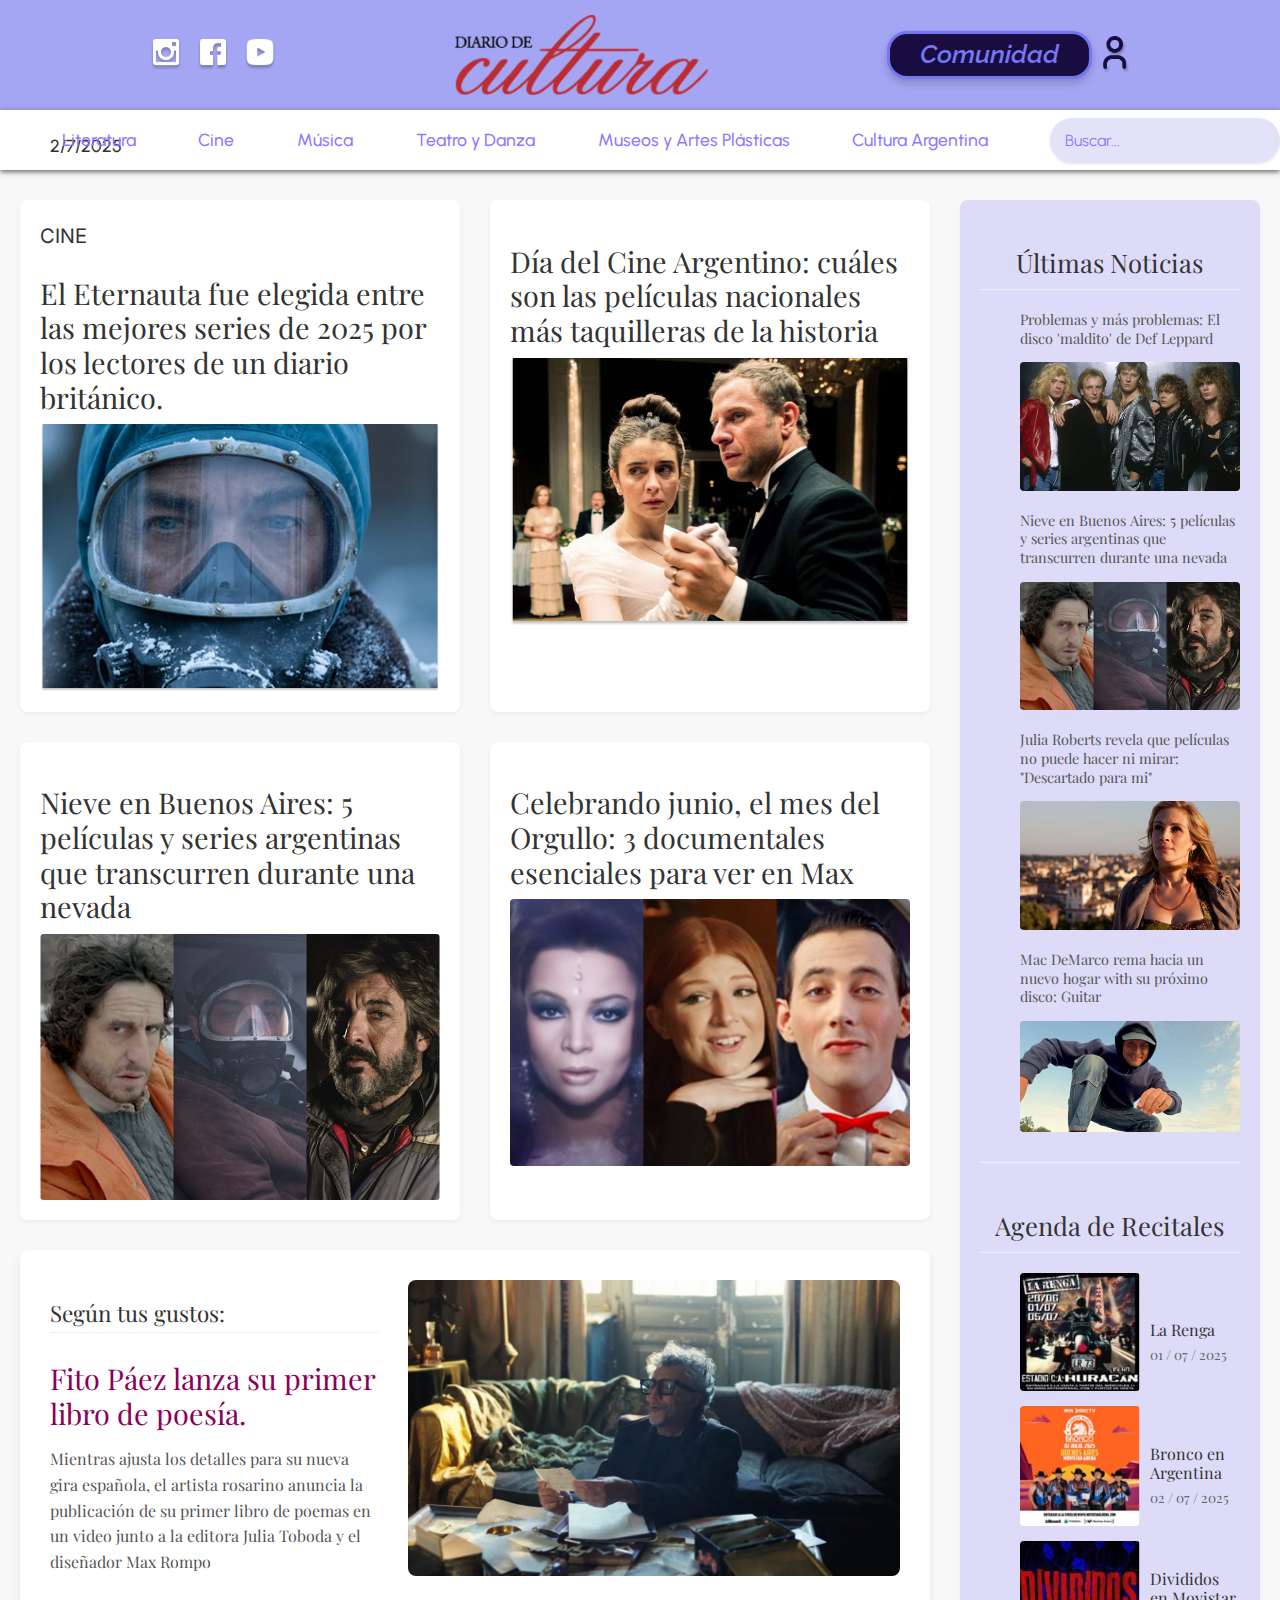
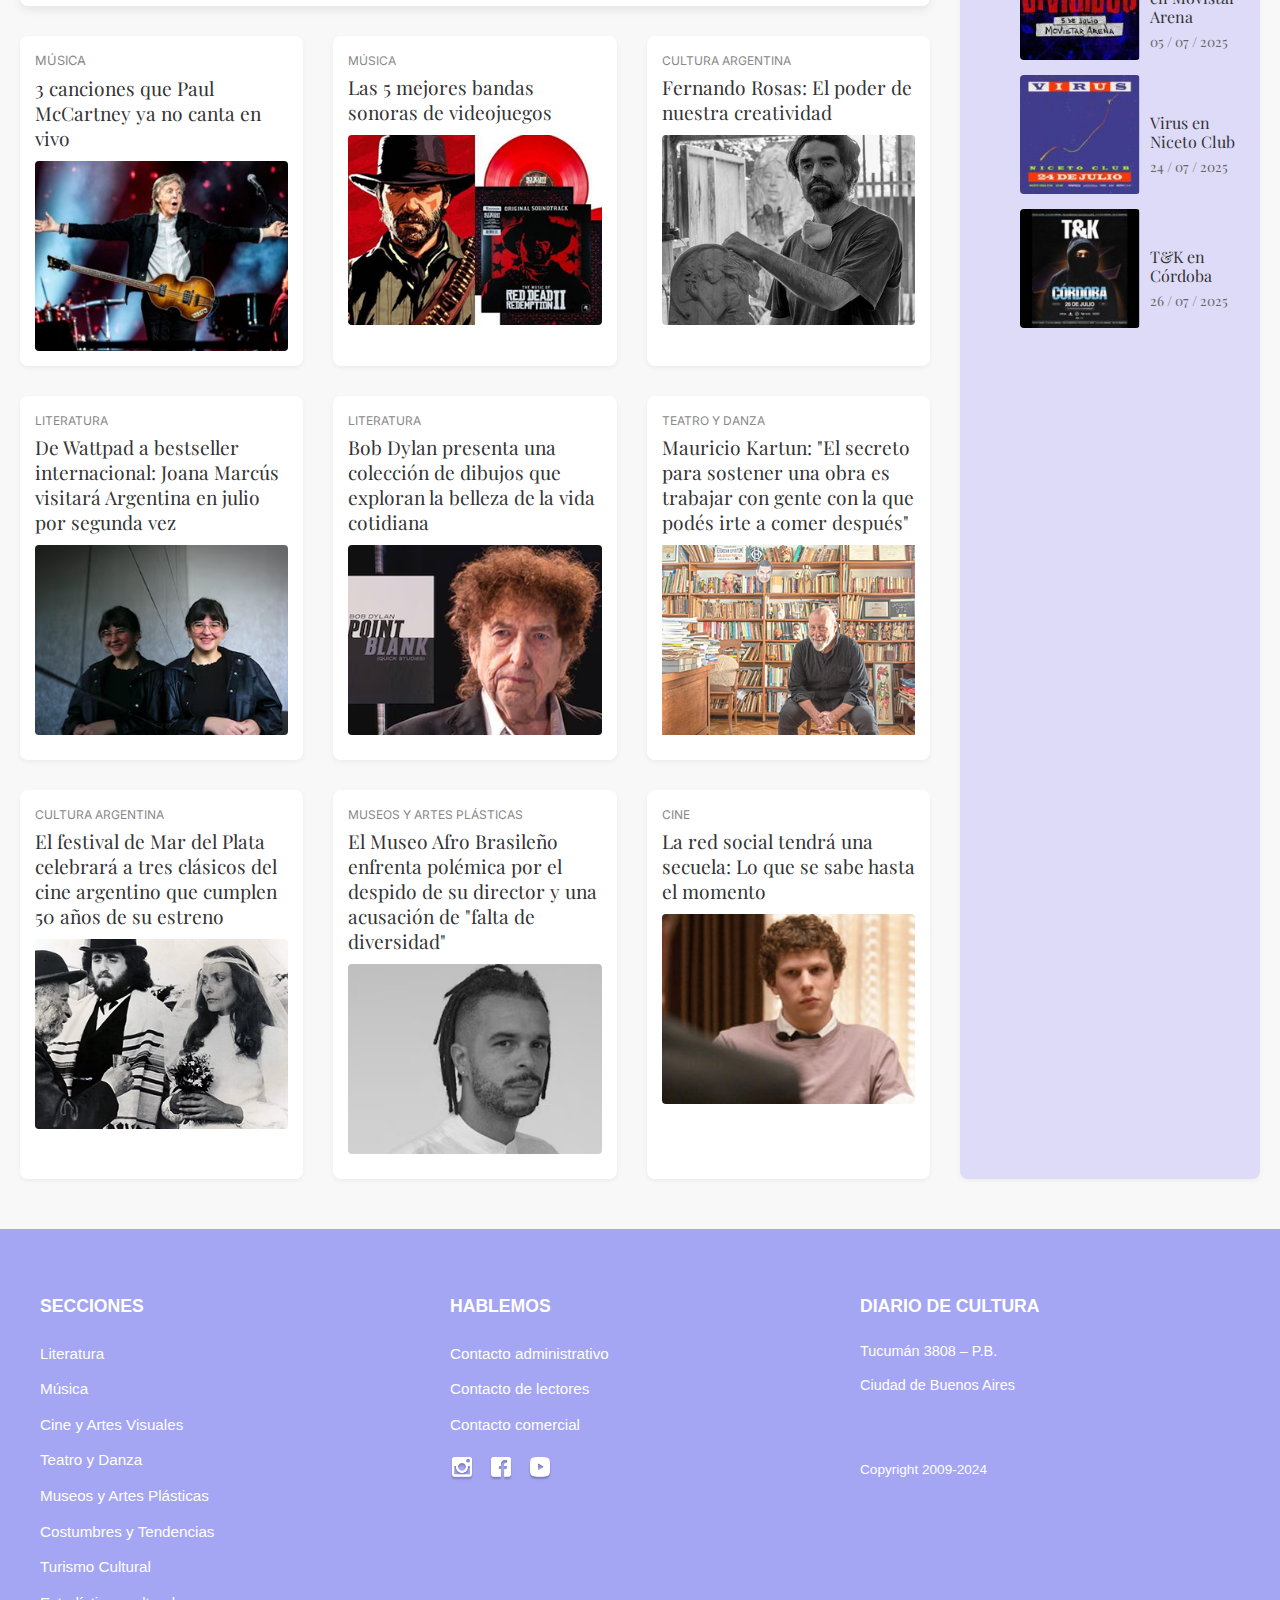
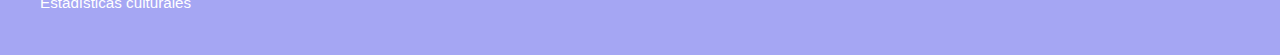
<file: index.html>
<!DOCTYPE html>
<html lang="es">
<head>
    <meta charset="UTF-8">
    <meta name="viewport" content="width=device-width, initial-scale=1.0">
    <title>Diario de Cultura</title>

<link rel="preconnect" href="https://fonts.googleapis.com">
    <link rel="preconnect" href="https://fonts.gstatic.com" crossorigin>

    <link href="https://fonts.googleapis.com/css2?family=Raleway:ital,wght@1,600&display=swap" rel="stylesheet">
  <link href="https://fonts.googleapis.com/css2?family=Urbanist:wght@500&display=swap" rel="stylesheet">
 <link href="https://fonts.googleapis.com/css2?family=Playfair+Display:wght@400&display=swap" rel="stylesheet">
 <link href="https://fonts.googleapis.com/css2?family=Inter:wght@400&display=swap" rel="stylesheet">

    <link rel="stylesheet" href="estilos.css">
    <link rel="icon" href="./imagenes/favicon.png" type="ICO">
</head>
<body>

    <header class="main-header">
        <div class="top-header-bar">
            <div class="social-icons">
                <a href="#" class="icon-link"><img src="Imagenes/IG.png" alt="Instagram"></a>
                <a href="#" class="icon-link"><img src="Imagenes/FB.png" alt="Facebook"></a>
                <a href="#" class="icon-link"><img src="Imagenes/YT.png" alt="YouTube"></a>
            </div>
            <div class="site-logo">
                <img src="Imagenes/Logo.png" alt="Diario de Cultura Logo">
            </div>
            <div class="CTA">
            <a href="comunidad.html" class="community-button">Comunidad</a>
            <img src="Imagenes/User.png" alt="Icono user">
            </div>
        </div>

   <nav class="main-nav">
    <ul>
        <li>
            <p class="Fecha">2/7/2025</p>
        </li>

        <li><a href="#">Literatura</a></li>
        <li><a href="#">Cine</a></li>
        <li><a href="#">Música</a></li>
        <li><a href="#">Teatro y Danza</a></li>
        <li><a href="#">Museos y Artes Plásticas</a></li>
        <li><a href="#">Cultura Argentina</a></li>
  
    <div class="search-bar-container">
  <input type="text" class="search-input" placeholder="Buscar...">
  <span class="search-icon-svg">
    <!-- SVG de lupa -->
    <svg width="28" height="28" viewBox="0 0 24 24" fill="none" stroke="#8D7AFF" stroke-width="2" stroke-linecap="round" stroke-linejoin="round">
      <circle cx="11" cy="11" r="8"/>
      <line x1="21" y1="21" x2="16.65" y2="16.65"/>
    </svg>
  </span>
</div>

    </ul>
</nav>
    </header>
<main class="main-content-grid">
    <article class="grid-item news-item-gardel">
        <span class="CINE">CINE</span>
        <h2>El Eternauta fue elegida entre las mejores series de 2025 por los lectores de un diario británico.</h2>
        <img src="Imagenes/Cine.png" alt="El Eternauta">
    </article>

    <article class="grid-item news-item-eternauta">
        <h2>Día del Cine Argentino: cuáles son las películas nacionales más taquilleras de la historia</h2>
        <img src="Imagenes/Cine2.png" alt="La Eternauta">
    </article>

    <aside class="grid-item sidebar">
        <h3>Últimas Noticias</h3>
        <ul class="latest-news-list">
            <li>
                
                <p>Problemas y más problemas: El disco 'maldito' de Def Leppard</p>
                <img src="Imagenes/Not1.png" alt="Problemas Def Leppard">
            </li>
            <li>
                
                <p>Nieve en Buenos Aires: 5 películas y series argentinas que transcurren durante una nevada</p>
                <img src="Imagenes/Not2.png" alt="Nieve en Buenos Aires">
            </li>
            <li>
                
                <p>Julia Roberts revela que películas no puede hacer ni mirar: "Descartado 
                para mi"</p>
                <img src="Imagenes/Not3.png" alt="Julia Roberts">
            </li>
            <li>
                <p>Mac DeMarco rema hacia un nuevo hogar with su próximo disco: Guitar</p>
                 <img src="Imagenes/Not4.png" alt="Mac Demarco">
            </li>
        </ul>
        <section class="recital-agenda">
            <h3>Agenda de Recitales</h3>
            <ul class="recital-list">
                <li>
                    <img src="Imagenes/Not5.png" alt="La Renga">
                    <div><h4>La Renga</h4><p>01 / 07 / 2025</p></div>
                </li>
                <li>
                    <img src="Imagenes/Not6.png" alt="Bronco">
                    <div><h4>Bronco en Argentina</h4><p>02 / 07 / 2025</p></div>
                </li>
                <li>
                    <img src="Imagenes/Not7.png" alt="Divididos">
                    <div><h4>Divididos en Movistar Arena</h4><p>05 / 07 / 2025</p></div>
                </li>
                <li>
                    <img src="Imagenes/Not8.png" alt="Virus">
                    <div><h4>Virus en Niceto Club</h4><p>24 / 07 / 2025</p></div>
                </li>
                <li>
                    <img src="Imagenes/Not9.png" alt="T&K">
                    <div><h4>T&K en Córdoba</h4><p>26 / 07 / 2025</p></div>
                </li>
            </ul>
        </section>
    </aside>

    <article class="grid-item news-item-walsh">
        <h2>Nieve en Buenos Aires:
 5 películas y series argentinas que transcurren durante una nevada</h2>
        <img src="Imagenes/Cine3.png" alt="María Elena Walsh">
    </article>

    <article class="grid-item news-item-cine-argentino">
        <h2>Celebrando junio, el mes del Orgullo:
3 documentales esenciales para ver en Max</h2>
        <img src="Imagenes/Cine4.png" alt="Día del Cine Argentino">
    </article>

    <section class="grid-item section-fito-poesia-divider">
        <div class="fito-poesia-content">
            <h2>Según tus gustos:</h2>
            <h3>Fito Páez lanza su primer libro de poesía.</h3>
            <p>Mientras ajusta los detalles para su nueva gira española, el artista rosarino anuncia la publicación de su primer libro de poemas en un video junto a la editora Julia Toboda y el diseñador Max Rompo</p>
        </div>
        <div class="fito-poesia-image">
            <img src="Imagenes/FitoPaez.png" alt="Fito Páez en un sofá">
        </div>
    </section>
<article class="grid-item news-item-paul-mccartney-small">
        <div>
            <span class="category">Música</span>
            <h3>3 canciones que Paul McCartney ya no canta en vivo</h3>
             <img src="Imagenes/Música1.png" alt="Bandas Sonoras">
        </div>
    </article>

    <article class="grid-item news-item-bandas-sonoras">
        <span class="category">Música</span>
        <h3>Las 5 mejores bandas sonoras de videojuegos</h3>
        <img src="Imagenes/Música2.png" alt="Bandas Sonoras">
    </article>

    <article class="grid-item news-item-fernando-rosas">
        <span class="category">Cultura Argentina</span>
        <h3>Fernando Rosas: El poder de nuestra creatividad</h3>
        <img src="Imagenes/Cultura.png" alt="Fernando Rosas">
    </article>

    <article class="grid-item news-item-joana-marcus">
        <span class="category">Literatura</span>
        <h3>De Wattpad a bestseller internacional: Joana Marcús visitará Argentina en julio por segunda vez</h3>
        <img src="Imagenes/Lit1.png" alt="Joana Marcús">
    </article>

    <article class="grid-item news-item-bob-dylan">
        <span class="category">Literatura</span>
        <h3>Bob Dylan presenta una colección de dibujos que exploran la belleza de la vida cotidiana</h3>
        <img src="Imagenes/Lit2.png" alt="Bob Dylan">
    </article>

    <article class="grid-item news-item-mauricio-kartun">
        <span class="category">Teatro y Danza</span>
        <h3>Mauricio Kartun: "El secreto para sostener una obra es trabajar con gente con la que podés irte a comer después"</h3>
        <a href="#"><img src="Imagenes/Teatro.png" alt="Mauricio Kartun"></a>
    </article>

    <article class="grid-item news-item-mar-del-plata">
        <span class="category">Cultura Argentina</span>
        <h3>El festival de Mar del Plata celebrará a tres clásicos del cine argentino que cumplen 50 años de su estreno</h3>
        <img src="Imagenes/Cultura2.png" alt="Festival Mar del Plata">
    </article>

    <article class="grid-item news-item-museo-afro">
        <span class="category">Museos y Artes Plásticas</span>
        <h3>El Museo Afro Brasileño enfrenta polémica por el despido de su director y una acusación de "falta de diversidad"</h3>
        <img src="Imagenes/Museo.png" alt="Museo Afro Brasileño">
    </article>

    <article class="grid-item news-item-red-social-secuela">
        <span class="category">Cine</span>
        <h3>La red social tendrá una secuela: Lo que se sabe hasta el momento</h3>
        <img src="Imagenes/Elfacha.png" alt="La Red Social">
    </article>
</main>

 <footer class="main-footer">
    <div class="footer-grid">
        <div class="footer-column sections">
            <h4>SECCIONES</h4>
            <ul>
                <li><a href="#">Literatura</a></li>
                <li><a href="#">Música</a></li>
                <li><a href="#">Cine y Artes Visuales</a></li>
                <li><a href="#">Teatro y Danza</a></li>
                <li><a href="#">Museos y Artes Plásticas</a></li>
                <li><a href="#">Costumbres y Tendencias</a></li>
                <li><a href="#">Turismo Cultural</a></li>
                <li><a href="#">Estadísticas culturales</a></li>
            </ul>
        </div>

        <div class="footer-column contact-info">
            <h4>HABLEMOS</h4>
            <ul>
                <li><a href="#">Contacto administrativo</a></li>
                <li><a href="#">Contacto de lectores</a></li>
                <li><a href="#">Contacto comercial</a></li>
            </ul>
            <div class="footer-social-icons">
                <a href="#" class="social-icon-link"><img src="Imagenes/IG.png" alt="Instagram"></a>
                <a href="#" class="social-icon-link"><img src="Imagenes/FB.png" alt="Facebook"></a>
                 <a href="#" class="social-icon-link"><img src="Imagenes/YT.png" alt="YouTube"></a>
            </div>
        </div>

        <div class="footer-column editorial-info">
            <h4>DIARIO DE CULTURA</h4>
            <address>
                <p>Tucumán 3808 – P.B.</p>
                <p>Ciudad de Buenos Aires</p>
            </address>
            <p class="copyright">Copyright 2009-2024</p>
        </div>
    </div>
</footer>

</body>
</html>
</file>
<file: estilos.css>
body {
    margin: 0;
    font-family: Arial, sans-serif; /* Fuente base, puedes cambiarla a la de Figma */
    line-height: 1.6;
    color: #333; /* Color de texto base */
    background-color: #f8f8f8; /* Un fondo ligeramente gris para el cuerpo */
}

a {
    text-decoration: none; /* Quita el subrayado de los enlaces */
    color: inherit; /* Hereda el color del texto del padre por defecto */
}

ul {
    list-style: none; /* Quita los puntos de las listas desordenadas */
}

img {
    max-width: 100%; /* Asegura que las imágenes no desborden su contenedor */
    height: auto; /* Mantiene la proporción de la imagen */
    display: block; /* Elimina espacio extra debajo de las imágenes */
}

/* Contenedor principal para centrar el contenido si es necesario */
.container {
    max-width: 1200px; /* Ancho máximo de tu diseño, ajusta si es necesario */
    margin: 0 auto; /* Centra el contenedor en la página */
    padding: 0 20px; /* Un poco de padding a los lados */
}

------------------------------------------------------------------------------

/* Estilos para la Cabecera Superior */
.main-header {
   /* ¡NUEVO COLOR DE FONDO! Púrpura claro/lavanda de Group 16.png */
    box-shadow: 0 2px 5px rgba(0,0,0,0.1); /* Sombra sutil debajo de la cabecera */
    /* El padding se gestiona mejor en top-header-bar para alinearse con el max-width */
}


.top-header-bar {
    display: flex; /* Habilita Flexbox */
    justify-content: space-between; /* Distribuye los elementos: izquierda (iconos), centro (logo), derecha (botón) */
    align-items: center; /* Centra los elementos verticalmente */
    padding: 15px 150px; /* Espaciado interno: 10px arriba/abajo, 20px izquierda/derecha */
    margin: 0 ; /* Centra esta barra dentro de la página */
    border-bottom: none; /* Quitamos esta línea divisoria, no se ve en Group 16.png */
        background-color: #A5A6F3;
}

.social-icons {
    display: flex; /* Usa Flexbox para los iconos de redes sociales */
    gap: 15px; /* Espacio entre los iconos */
}

.social-icons .icon-link img {
    width: 32px; /* AUMENTADO: Tamaño más grande para los iconos, como en Group 16.png */
    height: 32px;
    /* Si tus iconos PNG ya son blancos, NO necesitas el filtro.
       Si tus iconos PNG son negros o de otro color y quieres que sean blancos, usa esto: */
    /* filter: brightness(0) invert(1); */
}

.site-logo {
    /* Como el logo es un PNG completo (imagen + texto "Diario de Cultura"), no necesitamos flexbox ni h1 aquí. */
    /* Si tu HTML aún tiene un h1 dentro de site-logo, asegúrate de eliminarlo o ocultarlo con display: none; */
    /* Este contenedor 'site-logo' simplemente puede servir para contener el img del logo. */
    display: flex; /* Lo mantenemos flex para elinear el img si hay más elementos */
    align-items: center;
    justify-content: center; /* Centra la imagen si el contenedor es más grande */
}

.site-logo img {
    height: 80px; /* ¡NUEVO TAMAÑO! Ajustado para que el logo sea más grande como en Group 16.png */
    width: auto; /* Mantiene la proporción de la imagen */
    /* No se necesita filtro aquí si tu PNG ya tiene el color rojo deseado. */
}

/* Si tu HTML todavía tiene un h1 dentro de .site-logo y el logo es un PNG, ocúltalo: */
.site-logo h1 {
    display: none; /* Oculta el h1 si el logo es una imagen completa */
}

.CTA{
 display: flex; /* Usa Flexbox para los iconos de redes sociales */
}
.CTA img{
     width: 28px; /* AUMENTADO: Tamaño más grande para los iconos, como en Group 16.png */
    height: 36px;
    padding-left: 10px;
    margin-top: 5px;
}

.community-button {
    background-color: #180C41; /* ¡NUEVO COLOR DE FONDO! Púrpura más oscuro del botón en Group 16.png */
    color: #7576F2;
    padding: 0px 30px; /* Ajusta el padding para un botón más grande y ovalado */
    border-radius: 20px; /* ¡MÁS REDONDEADO! Para lograr la forma ovalada */
    font-weight: 600;
    text-transform: none; /* El texto "Comunidad" no parece uppercase en el mockup */
    font-size: 26px; /* Ajusta el tamaño de fuente si es necesario */
    transition: background-color 0.3s ease, box-shadow 0.3s ease;
    box-shadow: 0 4px 8px rgba(0,0,0,0.2); /* Sombra para el botón como en el mockup */
    border: 3px solid #7576F2;
    /* ¡CLAVE! Aplica Raleway Italic, peso 600 */
    font-family: 'Raleway', sans-serif; /* Cambia a Raleway */
    font-weight: 600;                    /* Peso 600 */
    font-style: italic;                  /* ¡Estilo Italic! */
}

.community-button:hover {
    background-color: #5d4cd1; /* Color más oscuro al pasar el mouse */
    box-shadow: 0 6px 12px rgba(0,0,0,0.3); /* Sombra más pronunciada al pasar el mouse */
}






/* Estilos para la Barra de Navegación Principal */
.main-nav {
    background-color: #fff;
    margin: 0;
    padding: 0;
    box-shadow: 0 2px 5px rgba(0,0,0,0.1); /* Opcional: sombra para toda la barra */
}

.main-nav ul {
    padding: 0; /* Quita el padding lateral para que ocupe todo el ancho */
    margin: 0;
    width: 100%;
    display: flex;
    justify-content: space-between;
    align-items: center;
    list-style: none;
    box-shadow: 0 2px 5px rgba(0,0,0,0.5);
    position: relative;
    height: 60px;
}

.main-nav ul li a {
    padding: 8px 1px; /* Menos espacio horizontal entre botones */
    font-weight: 400;
    color: #8D7AFF;
    transition: color 0.3s ease;
    position: relative;
    font-size: 1.1em;
    white-space: nowrap;
    font-family: 'Urbanist', sans-serif;
    font-weight: 500;
    font-style: normal;
}

.main-nav ul li a:hover {
    color: #5d4cd1;
}

/* Efecto de subrayado al pasar el mouse */
.main-nav ul li a::after {
    content: '';
    position: absolute;
    width: 0;
    height: 2px;
    background-color: #8D7AFF;
    bottom: -5px;
    left: 0;
    transition: width 0.3s ease;
}

.main-nav ul li a:hover::after {
    width: 100%;
}

.Fecha {
    font-weight: 600;
    /* Sacamos la fecha del flujo normal para posicionarla libremente */
    position: absolute;
    top: 30%; /* Centra verticalmente */
    left: 50px; /* ¡AJUSTA ESTE VALOR! Mueve la fecha a la izquierda */
    transform: translateY(-50%); /* Ajuste para centrado perfecto */
    white-space: nowrap; /* Evita que la fecha se rompa en varias líneas */
    color: #333; /* Color deseado para la fecha */
    font-size: 1.1em; /* Ajusta el tamaño si es necesario */

      font-family: 'Urbanist', sans-serif; /* Urbanist ya aplicado */
    font-weight: 500;                    /* Peso 500 ya aplicado */
    font-style: normal;                  /* Estilo normal ya aplicado */
    /* Elimina cualquier margin-right que tenías aquí */
    /* margin-right: 80%; */
}

.Home-button {
    background: none;
    border: none;
    cursor: pointer;
    padding: 0;
    display: flex;
    align-items: center;
    justify-content: center;
    /* No necesitamos margen aquí, ya que justify-content: space-between lo gestiona */
}

/* Estilos para la imagen PNG del icono de búsqueda */
.Home-icon-img{
    width: 28px;
    height: 28px;
    object-fit: contain;
    /* filter: invert(30%) sepia(80%) saturate(1500%) hue-rotate(240deg) brightness(80%) contrast(120%); */
}

.search-bar-container {
    display: flex; /* Mantenemos flex para que input y lupa estén en fila */
    align-items: center; /* Centra verticalmente */
    background-color: #E2E3F9;
    border-radius: 25px;
    padding: 8px 15px; /* Ajustamos el padding del contenedor. */
                          /* 8px arriba/abajo, 15px izquierda/derecha. */
                          /* Esto le dará espacio a la lupa desde el borde derecho */
    width: 200px;
    box-shadow: 0 1px 3px rgba(0,0,0,0.1);
    /* Quitamos 'position: relative;' y 'overflow: hidden;' de aquí.
       Con flexbox y el padding, no son necesarios y simplificamos. */
       justify-content: space-between; /* ¡NUEVO! Distribuye el espacio */
}
.search-input {
    flex-grow: 1;
    border: none;
    background-color: transparent;
    padding: 5px 0;
    font-size: 1em;
    color: #333;
    outline: none;
    padding-right: 25px; /* ¡NUEVO! Añadimos un padding a la derecha del texto */
                           /* Esto empujará el texto hacia la izquierda, haciendo espacio para la lupa */
                           
      font-family: 'Urbanist', sans-serif; /* Urbanist ya aplicado */
    font-weight: 400;                    /* Peso 500 ya aplicado */
    font-style: normal;        
}
.search-input::placeholder {
    color: #8D7AFF; /* Color del texto "Buscar..." del Figma (parece un púrpura) */
}
.search-icon-img {
    width: 28px;
    height: 28px;
    object-fit: contain;
    /* El filtro de color si lo necesitas, ya lo tienes */
    filter: invert(18%) sepia(87%) saturate(2256%) hue-rotate(240deg) brightness(50%) contrast(100%);
    /* Eliminamos 'position: absolute;', 'top', 'right', 'transform', 'pointer-events'.
       Con 'display: flex' en el padre y 'margin-left' o 'gap', la posicionamos mejor. */
    margin-left: 20px; /* ¡NUEVO! Esto mueve la lupa hacia la izquierda, superponiéndola al padding del input */
                        /* El valor negativo debe ser aprox el ancho de la lupa */
}
.search-icon-svg {
    display: flex;
    align-items: center;
    margin-left: 20px;
}
.search-icon-svg svg {
    width: 28px;
    height: 28px;
    display: block;
}
/* --- Estilos Generales para el Contenedor Principal (GRID) --- */
.main-content-grid {
    display: grid;
    /* ¡CAMBIO CRÍTICO AQUÍ! Ahora definimos 7 columnas: 6 flexibles para contenido, 1 fija para sidebar */
    /* Cada 'fr' representa una unidad de fracción. 1.5fr significa "columna y media". */
    grid-template-columns: 1.5fr 1.5fr 1.5fr 1.5fr 1.5fr 1.5fr 300px; /* 6 columnas de 1.5fr para contenido principal, y 1 para sidebar */
    
    /* Las filas se ajustarán automáticamente al contenido, excepto donde se especifique un 'grid-row' explícito */
    grid-auto-rows: minmax(auto, auto); 
    
    gap: 30px; /* Espacio entre las celdas de la grilla (horizontal y vertical) */
    max-width: 1600px; /* Ancho máximo de tu layout, ajusta si tu diseño es diferente */
    margin: 30px auto; /* Centra la grilla horizontalmente y da margen superior/inferior */
    padding: 0 20px; /* Padding a los lados para que el contenido no pegue a los bordes de la ventana */
}
.CINE{
    font-size: 20px;
     font-family: 'Inter', sans-serif;
    font-weight: 400;
    font-style: normal;
}

.main-content-grid h2,
.main-content-grid h3,
.main-content-grid h4,
.main-content-grid h5,
.main-content-grid h6,
.main-content-grid p {
    font-family: 'Playfair Display', serif; /* Aplica la fuente Playfair Display */
    font-weight: 400;                       /* Define el peso en 400 */
    font-style: normal;                     /* Define el estilo en normal */
}

.category { 
    font-family: 'Inter', sans-serif;
    font-weight: 400;
    font-style: normal;
    /* Aquí podrías añadir otros estilos para tu span.category como color, padding, border-radius, etc. */
}

/* --- Estilos Base para TODOS los Ítems Directos de la Grilla (grid-item) --- */
.grid-item {
    background-color: #fff; /* Fondo blanco para todos los bloques de contenido */
    padding: 20px; /* Padding interno dentro de cada bloque */
    border-radius: 8px; /* Bordes ligeramente redondeados */
    box-shadow: 0 2px 5px rgba(0,0,0,0.05); /* Sombra sutil para cada bloque */
}

/* --- POSICIONAMIENTO ESPECÍFICO DE CADA BLOQUE EN LA GRILLA PRINCIPAL --- */

/* BLOQUE 1: Noticia MÚSICA - Premios Gardel (Arriba izquierda) */
.news-item-gardel {
    grid-column: 1 / span 3; /* ¡CAMBIO! Ocupa 3 de las nuevas columnas para simular "columna y media" (1.5fr * 2) de un layout anterior de 2 columnas*/
    grid-row: 1;    /* Fila 1 */
}

/* BLOQUE 2: Noticia CINE - La Eternauta (Arriba centro) */
.news-item-eternauta {
    grid-column: 4 / span 3; /* ¡CAMBIO! Ocupa las siguientes 3 columnas */
    grid-row: 1;    /* Fila 1 */
}

/* BLOQUE 3: SIDEBAR (Columna 7, extendida a lo largo de varias filas) */
.sidebar {
    grid-column: 7; /* ¡CAMBIO CRÍTICO AQUÍ! Ahora la sidebar está en la SÉPTIMA columna */
    grid-row: 1 / span 6; /* Ajusta la extensión de la sidebar para que termine en la misma fila que la última noticia (fila 6) */
    background-color: #DDDBF8; /* El color de fondo claro de la sidebar en tu Figma */
}

/* BLOQUE 4: Noticia LITERATURA - María Elena Walsh (Debajo de Premios Gardel) */
.news-item-walsh {
    grid-column: 1 / span 3; /* ¡CAMBIO! Ocupa 3 de las nuevas columnas */
    grid-row: 2;    /* Fila 2 */
}

/* BLOQUE 5: Noticia CINE - Día del Cine Argentino (Debajo de La Eternauta) */
.news-item-cine-argentino {
    grid-column: 4 / span 3; /* ¡CAMBIO! Ocupa las siguientes 3 columnas */
    grid-row: 2;    /* Fila 2 */
}

/* SECCIÓN DIVISORIA: "Según tus gustos" Fito Páez libro de poesía */
.section-fito-poesia-divider {
    grid-column: 1 / span 6; /* ¡CAMBIO CRÍTICO AQUÍ! Ahora Fito ocupa las SEIS primeras columnas (las 3 del contenido principal anterior) */
    grid-row: 3;             /* En la fila 3 */
    display: grid;
    grid-template-columns: 1.2fr 1.8fr; /* Divide este bloque en dos columnas internas para texto e imagen */
    gap: 30px; /* Espacio entre el texto y la imagen de Fito */
    align-items: center; /* Centra verticalmente el contenido dentro de este bloque */
    padding: 30px; /* Más padding para que sea más prominente */
    background-color: #fff; /* Asegura el fondo blanco */
    box-shadow: 0 4px 10px rgba(0,0,0,0.08); /* Sombra más pronunciada */
}

.section-fito-poesia-divider .fito-poesia-content h2 {
    font-size: 1.4em;
    color: #333;
    margin-bottom: 10px;
    border-bottom: 1px solid #eee;
    padding-bottom: 5px;
}
.section-fito-poesia-divider .fito-poesia-content h3 {
    font-size: 1.8em; /* Título grande como en el Figma */
    color: #8c005b; /* Color de acento */
    margin-bottom: 15px;
    line-height: 1.2;
}
.section-fito-poesia-divider .fito-poesia-content p {
    font-size: 1em;
    line-height: 1.6;
    color: #555;
    margin-bottom: 0;
}
.section-fito-poesia-divider .fito-poesia-image img {
    width: 100%;
    height: auto;
    display: block;
    border-radius: 8px;
    object-fit: cover;
    margin-top: 0; /* Anula el margin-top general */
}


/* BLOQUE 6: Noticia Música - Paul McCartney (Columna 1, fila 4) */
/* Este es el que tiene la imagen a la izquierda del texto */
.news-item-paul-mccartney-small {
    grid-column: 1 / span 2; /* ¡CAMBIO! Ocupa 2 de las nuevas columnas (equivalente a 1 de las anteriores) */
    grid-row: 4;    /* Fila 4 */
    display: flex; /* Contenedor flex para alinear imagen y texto */
    align-items: flex-start; /* Alinea los ítems al inicio (arriba) */
    gap: 15px; /* Espacio entre imagen y texto */
    padding: 15px; /* Ajuste de padding, puede ser un poco menos que los bloques grandes */
}
.news-item-paul-mccartney-small img {
    width: 100%; /* Ancho fijo para la imagen pequeña */
    height: auto; /* Altura fija para la imagen pequeña */
    object-fit: cover;
    border-radius: 4px;
    margin-top: 0; /* Anula el margin-top general de img */
    flex-shrink: 0; /* Evita que la imagen se achique */
}
.news-item-paul-mccartney-small h3 {
    margin: 0; /* Elimina margen superior del título */
    font-size: 1.1em; /* Ajuste de tamaño para estos títulos */
    line-height: 1.3;
}
.news-item-paul-mccartney-small .category {
    margin-bottom: 5px; /* Pequeño margen debajo de la categoría */
}
/* Asegurarse de que el texto no se encoja */
.news-item-paul-mccartney-small div {
    flex-grow: 1; /* Permite que el div de texto crezca */
}


/* BLOQUE 7: Noticia Música - Bandas sonoras de videojuegos (Columna 3, fila 4) */
/* Este y los siguientes son los bloques con imagen arriba y texto abajo, con una grilla 3xN */
.news-item-bandas-sonoras {
    grid-column: 3 / span 2; /* ¡CAMBIO! Ocupa 2 de las nuevas columnas */
    grid-row: 4;    /* Fila 4 */
    padding: 15px; /* Menos padding para este tipo de bloque */
}
.news-item-bandas-sonoras img {
    height: 150px; /* Altura fija para la imagen */
    margin-bottom: 10px; /* Espacio entre imagen y texto */
}

/* BLOQUE 8: Noticia Cultura Argentina - Fernando Rosas (Columna 5, fila 4) */
.news-item-fernando-rosas {
    grid-column: 5 / span 2; /* ¡CAMBIO! Ocupa 2 de las nuevas columnas */
    grid-row: 4; /* Fila 4 */
    padding: 15px;
}
.news-item-fernando-rosas img {
    height: 150px;
    margin-bottom: 10px;
}

/* BLOQUE 9: Noticia Literatura - Joana Marcús (Columna 1, fila 5) */
.news-item-joana-marcus {
    grid-column: 1 / span 2; /* ¡CAMBIO! Ocupa 2 de las nuevas columnas */
    grid-row: 5; /* Fila 5 */
    padding: 15px;
}
.news-item-joana-marcus img {
    height: 150px;
    margin-bottom: 10px;
}

/* BLOQUE 10: Noticia Literatura - Bob Dylan (Columna 3, fila 5) */
.news-item-bob-dylan {
    grid-column: 3 / span 2; /* ¡CAMBIO! Ocupa 2 de las nuevas columnas */
    grid-row: 5; /* Fila 5 */
    padding: 15px;
}
.news-item-bob-dylan img {
    height: 150px;
    margin-bottom: 10px;
}

/* BLOQUE 11: Noticia Teatro y Danza - Mauricio Kartun (Columna 5, fila 5) */
.news-item-mauricio-kartun {
    grid-column: 5 / span 2; /* ¡CAMBIO! Ocupa 2 de las nuevas columnas */
    grid-row: 5; /* Fila 5 */
    padding: 15px;
}
.news-item-mauricio-kartun img {
    width: 100%;
    height: auto;
}

/* BLOQUE 12: Noticia Cultura Argentina - Mar del Plata (Columna 1, fila 6) */
.news-item-mar-del-plata {
    grid-column: 1 / span 2; /* ¡CAMBIO! Ocupa 2 de las nuevas columnas */
    grid-row: 6; /* Fila 6 */
    padding: 15px;
}
.news-item-mar-del-plata img {
    height: 150px;
    margin-bottom: 10px;
}

/* BLOQUE 13: Noticia Museos y Artes Plásticas - El Museo Afro (Columna 3, fila 6) */
.news-item-museo-afro {
    grid-column: 3 / span 2; /* ¡CAMBIO! Ocupa 2 de las nuevas columnas */
    grid-row: 6; /* Fila 6 */
    padding: 15px;
}
.news-item-museo-afro img {
    height: 150px;
    margin-bottom: 10px;
}

/* BLOQUE 14: Noticia Cine - La red social (Columna 5, fila 6) */
.news-item-red-social-secuela {
    grid-column: 5 / span 2; /* ¡CAMBIO! Ocupa 2 de las nuevas columnas */
    grid-row: 6; /* Fila 6 */
    padding: 15px;
}
.news-item-red-social-secuela img {
    height: 150px;
    margin-bottom: 10px;
}

/* Reafirmación de estilos generales para títulos de noticias pequeñas (imagen arriba) */
.news-item-bandas-sonoras h3,
.news-item-fernando-rosas h3,
.news-item-joana-marcus h3,
.news-item-bob-dylan h3,
.news-item-mauricio-kartun h3,
.news-item-mar-del-plata h3,
.news-item-museo-afro h3,
.news-item-red-social-secuela h3 {
    font-size: 1.1em; /* Ajustado para que el texto sea un poco más grande y legible en bloques pequeños */
    line-height: 1.3;
    margin-top: 0; /* Asegura que el título comience justo después de la imagen/categoría */
    margin-bottom: 5px; /* Un poco de espacio debajo del título */
}

.news-item-bandas-sonoras .category,
.news-item-fernando-rosas .category,
.news-item-joana-marcus .category,
.news-item-bob-dylan .category,
.news-item-mauricio-kartun .category,
.news-item-mar-del-plata .category,
.news-item-museo-afro .category,
.news-item-red-social-secuela .category {
    margin-bottom: 5px; /* Espacio para la categoría */
    font-size: 0.75em; /* Ligeramente más pequeña si es necesario */
}

/* --- Estilos Detallados para el Contenido Interno de cada Bloque (Reafirmaciones y ajustes) --- */

/* Estilos para la categoría (ej. MÚSICA, CINE) */
.category {
    font-size: 0.8em;
    color: #888;
    text-transform: uppercase;
    margin-bottom: 5px;
    display: block;
}

/* Estilos generales para los títulos de las noticias */
.grid-item h2 { /* Títulos de noticias principales/grandes */
    font-size: 1.8em;
    margin-bottom: 10px;
    color: #333;
    line-height: 1.2;
}
.grid-item h3 { /* Títulos de noticias más pequeñas o sub-títulos */
    font-size: 1.2em;
    margin-bottom: 10px;
    color: #333;
    line-height: 1.3;
}
.grid-item h4 { /* Títulos de noticias muy pequeñas */
    font-size: 0.95em;
    margin-bottom: 5px;
    color: #333;
    line-height: 1.2;
}

/* Estilos generales para imágenes dentro de los bloques de noticias */
.grid-item > img:not(.news-item-sub-images img, .latest-news-list img, .recital-list img) {
    width: 100%;
    height: auto;
    display: block;
    margin-top: 10px;
    border-radius: 4px;
    object-fit: cover;
}

/* Contenedor para las sub-imágenes (noticias con 4 imágenes pequeñas) */
.news-item-sub-images {
    display: grid;
    grid-template-columns: repeat(2, 1fr); /* Dos columnas para las sub-imágenes */
    gap: 10px;
    margin-top: 15px;
}
.news-item-sub-images img {
    width: 100%;
    height: 100px; /* Altura fija para consistencia visual, ajusta si es necesario */
    object-fit: cover;
    border-radius: 4px;
}

/* Estilos de la Sidebar y Últimas Noticias */
.sidebar h3 {
    font-size: 1.6em;
    color: #333;
    margin-bottom: 20px;
    padding-bottom: 10px;
    border-bottom: 1px solid #eee;
    text-align: center;
}
.latest-news-list li {
    display: flex;
     flex-direction: column; /* Cambia la dirección a columna (imagen arriba, texto abajo) */
    align-items: flex-start; /* Alinea los elementos al inicio (arriba) */
    gap: 15px;
    margin-bottom: 20px;
}
.latest-news-list li:last-child {
    margin-bottom: 0;
}
.latest-news-list li img {
    width: 100%;
    height: auto;
    object-fit: cover;
    border-radius: 4px;
    flex-shrink: 0; /* Evita que la imagen se comprima */
}
.latest-news-list li p {
    font-size: 0.9em;
    color: #555;
    line-height: 1.3;
    margin: 0;
    text-align: left;
}

/* Estilos para la Agenda de Recitales (dentro de la sidebar) */
.recital-agenda {
    margin-top: 30px; /* Separa de Últimas Noticias */
    padding-top: 20px; /* Un poco de padding interno */
    border-top: 1px solid #eee; /* Línea divisoria */
}
.recital-agenda h3 {
    /* Mantiene estilos similares a h3 de sidebar o ajusta */
}
.recital-list li {
    display: flex;
    align-items: center;
    gap: 10px;
    margin-bottom: 15px;
}
.recital-list li img {
    width: 120px;
    height: auto;
    object-fit: cover;
    border-radius: 4px;
    flex-shrink: 0;
}
.recital-list li h4 {
    font-size: 1em;
    margin-bottom: 5px;
    color: #333;
}
.recital-list li p {
    font-size: 0.85em;
    color: #666;
    margin: 0;
}
/* --- Estilos para el Footer --- */
.main-footer {
    background-color: #A5A6F3; /* Color de fondo rojo oscuro del mockup */
    color: #fff; /* Color de texto blanco general */
    padding: 40px 20px; /* Padding interno para dar espacio alrededor del contenido */
    margin-top: 50px; /* Espacio superior para separarlo del contenido principal */
}

.footer-grid {
    display: grid; /* Habilita CSS Grid para las columnas del footer */
    /* Define las 3 columnas. Aquí, las hago equitativas con 1fr cada una. */
    /* Podrías ajustar los anchos (ej: grid-template-columns: 1.5fr 1fr 1fr;) si una columna es más ancha */
    grid-template-columns: repeat(3, 1fr);
    gap: 30px; /* Espacio entre las columnas */
    max-width: 1200px; /* Mismo ancho máximo que el resto de tu contenido */
    margin: 0 auto; /* Centra el contenido del footer */
}

.footer-column h4 {
    font-size: 1.1em;
    font-weight: bold;
    margin-bottom: 20px; /* Espacio debajo de los títulos de columna */
    color: #fff; /* Asegura que los títulos sean blancos */
    white-space: nowrap; /* Evita que el título se rompa */
}

.footer-column ul {
    list-style: none; /* Quita los puntos de la lista */
    padding: 0;
    margin: 0;
}

.footer-column ul li {
    margin-bottom: 10px; /* Espacio entre los ítems de la lista */
}

.footer-column ul li:last-child {
    margin-bottom: 0; /* No hay margen inferior para el último ítem de la lista */
}

.footer-column ul li a,
.footer-column p,
.footer-column address {
    color: #ffffff; /* Color gris claro para el texto de los enlaces y párrafos */
    font-size: 0.95em;
    line-height: 1.4;
}

.footer-column ul li a:hover {
    color: #870404; /* Color blanco al pasar el mouse sobre los enlaces */
}

/* Estilos específicos para la columna HABLEMOS - iconos sociales */
.footer-social-icons {
    display: flex; /* Usa Flexbox para los iconos sociales */
    gap: 15px; /* Espacio entre los iconos */
    margin-top: 20px; /* Espacio encima de los iconos sociales */
}

.footer-social-icons .social-icon-link img {
    width: 24px; /* Tamaño de los iconos, ajusta si es necesario */
    height: 24px;
    /* Si tus iconos son negros y quieres que sean blancos, puedes usar filter: invert(1); */
    /* filter: invert(1); */
}

/* Estilos para la columna DIARIO DE CULTURA - dirección y copyright */
.footer-column address {
    font-style: normal; /* Quita la cursiva por defecto de <address> */
    margin-bottom: 10px; /* Espacio entre la dirección y el copyright */
}

.footer-column .copyright {
    margin-top: 65px;
    font-size: 0.85em; /* Tamaño de fuente más pequeño para el copyright */
    color: #ffffff;
}

/*Comunidad VVV*/
.comunidad-header {
  display: flex;
  justify-content: space-between;
  align-items: center;
  padding: 15px 150px;
  background-color: #A5A6F3;
}

.comunidad-header .logo img {
  height: 60px;
  width: auto;
}

.comunidad-header .search-bar {
  flex-grow: 1;
  max-width: 500px;
  margin: 0 30px;
}

.comunidad-header .search-bar input {
  width: 100%;
  padding: 10px 20px;
  border-radius: 20px;
  border: none;
  outline: none;
  background-color: #E2E3F9;
  font-family: 'Urbanist', sans-serif;
  font-size: 1em;
}

.comunidad-header .acciones {
  display: flex;
  align-items: center;
  gap: 15px;
}

.comunidad-header .acciones button {
  background-color: #180C41;
  color: #7576F2;
  padding: 8px 20px;
  border-radius: 20px;
  border: 2px solid #7576F2;
  font-family: 'Raleway', sans-serif;
  font-style: italic;
  font-weight: 600;
  cursor: pointer;
}

.comunidad-layout {
  display: grid;
  /* Usa variables CSS para los anchos de columnas */
  grid-template-columns: var(--comunidad-secciones-width, 1fr) 2fr 1fr;
  gap: 30px;
  max-width: 1400px;
  margin: 30px auto;
  padding: 0 20px;
  --comunidad-secciones-width: 0.6fr;
}

.comunidad-layout aside,
.comunidad-layout section {
  background: #fff;
  border-radius: 8px;
  padding: 10px;
}

.comunidad-layout .secciones ul {
  padding: 0;
  margin: 0;
}

.comunidad-layout .secciones li {
  margin-bottom: 10px;
  font-family: 'Urbanist', sans-serif;
  font-weight: 500;
  font-size: 14px;
  color: #6e5bad;
}

.foro .post {
  background-color: #f9f9f9;
  border: 1px solid #ddd;
  border-radius: 6px;
  padding: 15px;
  margin-bottom: 20px;
}

.foro .post h2 {
  font-size: 1.3em;
  margin-bottom: 8px;
  font-family: 'Playfair Display', serif;
  color: #333;
}

.foro .post .meta {
  font-size: 0.9em;
  color: #666;
  font-family: 'Inter', sans-serif;
  margin-bottom: 10px;
}

.foro .post .acciones {
  font-size: 0.9em;
  color: #7576F2;
  display: flex;
  gap: 15px;
}

.ultimas-noticias h3 {
  font-size: 1.2em;
  margin-bottom: 15px;
  font-family: 'Urbanist', sans-serif;
  color: #333;
}

.ultimas-noticias ul {
  padding: 0;
  margin: 0;
}

.ultimas-noticias li {
  margin-bottom: 15px;
  font-size: 0.95em;
  font-family: 'Playfair Display', serif;
  color: #444;
}
</file>
